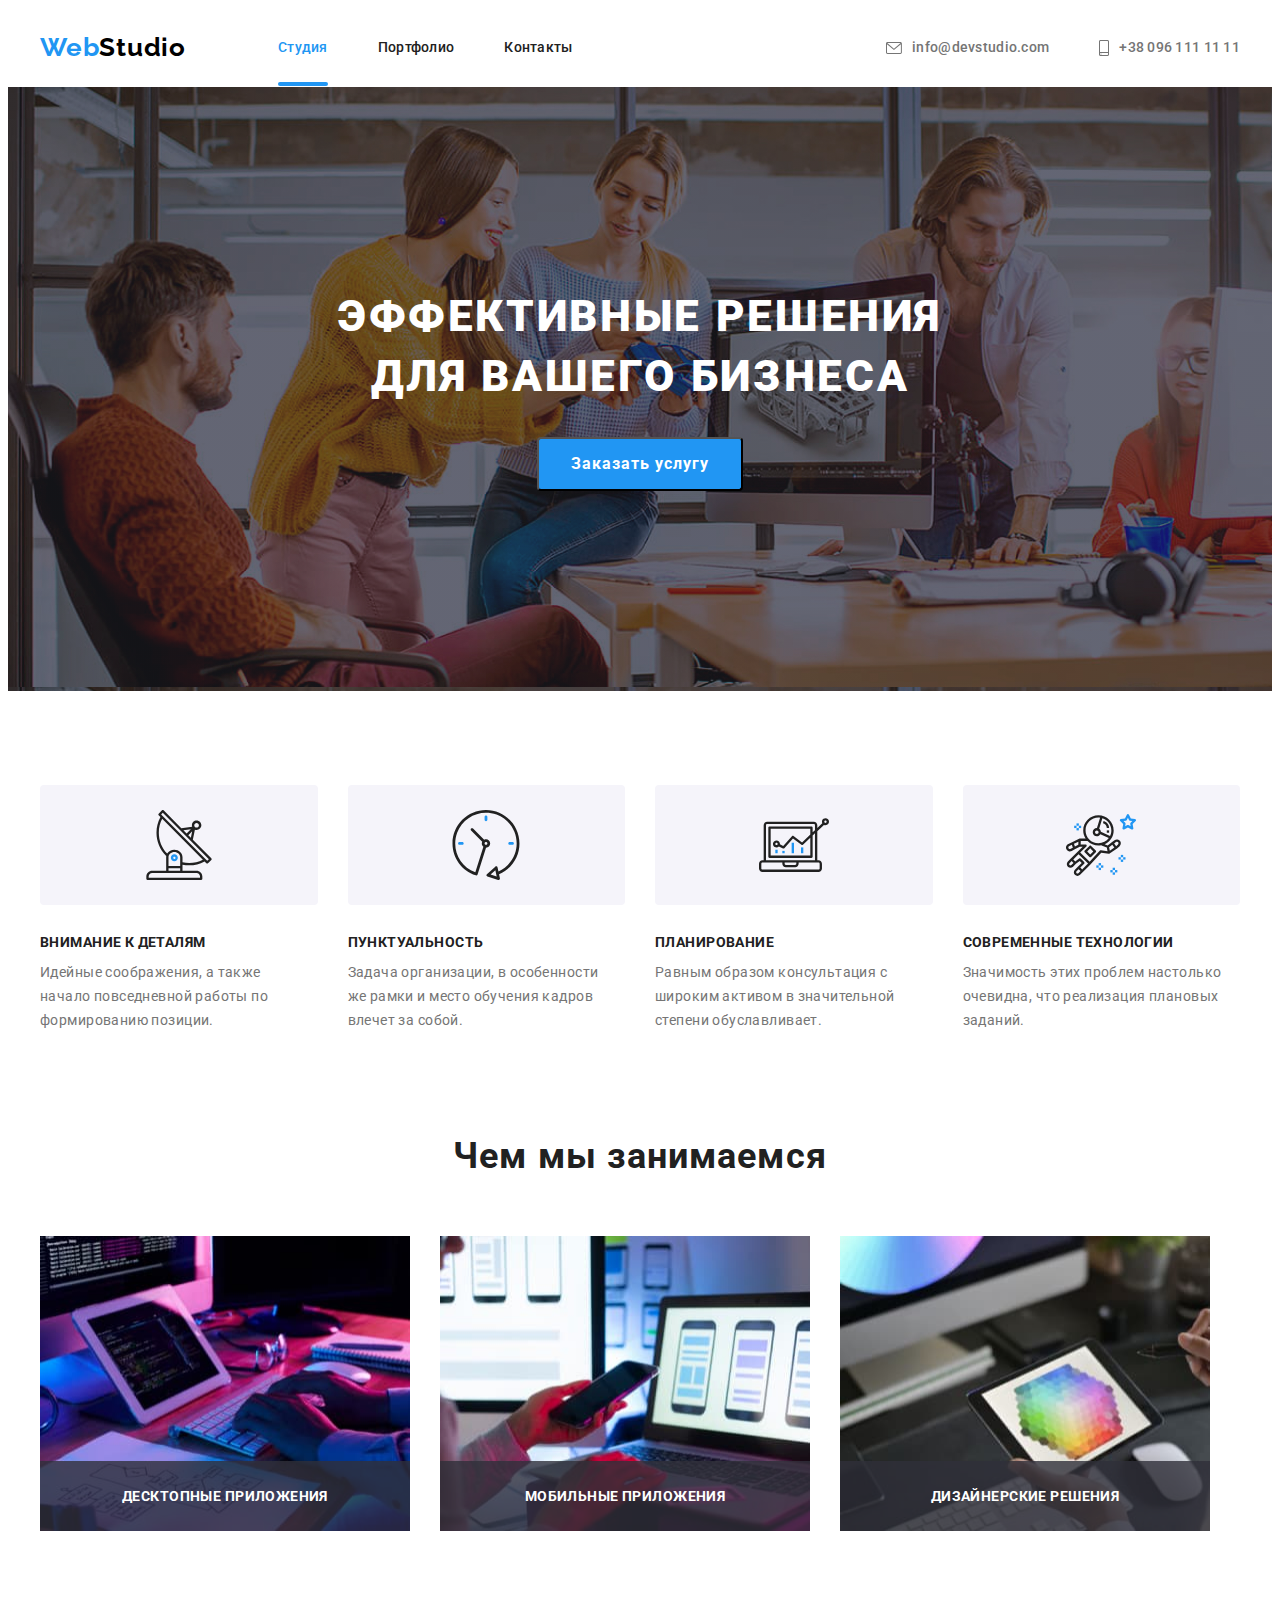
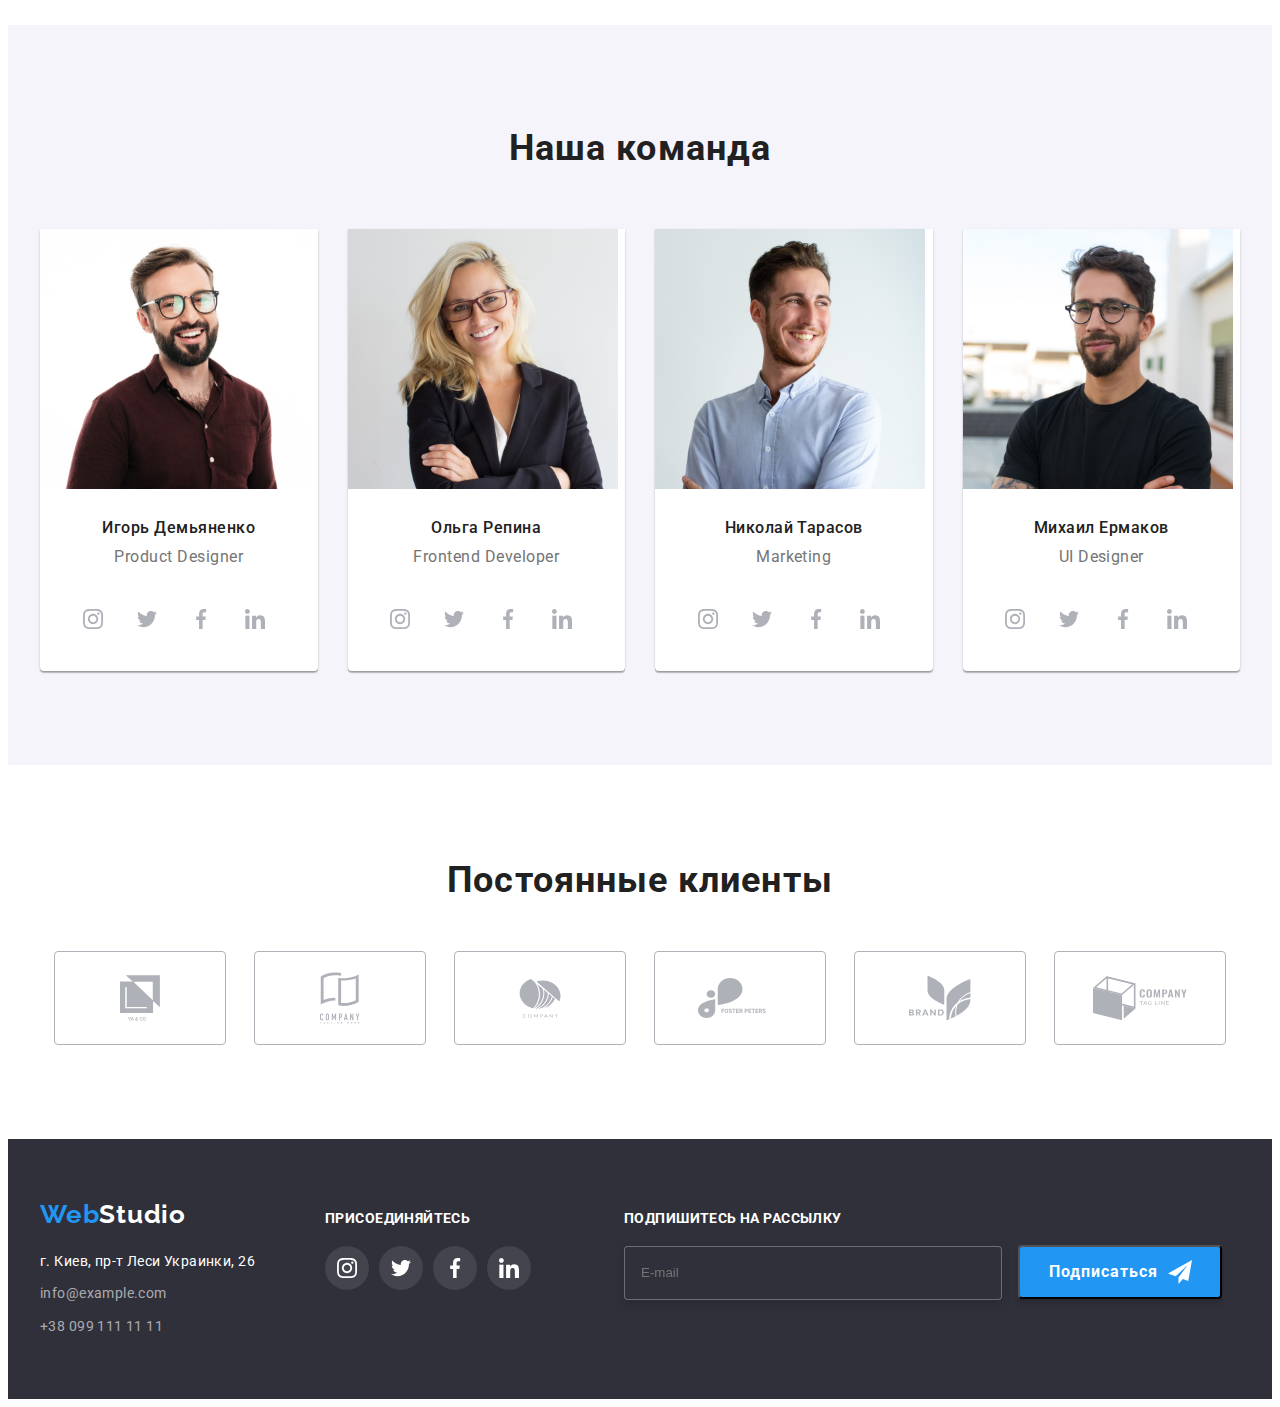
<file: index.html>
<!DOCTYPE html>
<html lang="ru">
  <head>
    <meta charset="UTF-8" />
    <meta http-equiv="X-UA-Compatible" content="IE=edge" />
    <meta name="viewport" content="width=device-width, initial-scale=1.0" />
    <link rel="stylesheet" href="./css/styles.css" />
    <link rel="preconnect" href="https://fonts.gstatic.com" />
    <link rel="preconnect" href="https://fonts.gstatic.com" />
    <link
      href="https://fonts.googleapis.com/css2?family=Raleway:wght@700&family=Roboto:wght@400;500;700;900&display=swap"
      rel="stylesheet"
    />
    <link
      rel="stylesheet"
      href="https://cdnjs.cloudflare.com/ajax/libs/modern-normalize/1.1.0/modern-normalize.min.css"
      integrity="sha512-wpPYUAdjBVSE4KJnH1VR1HeZfpl1ub8YT/NKx4PuQ5NmX2tKuGu6U/JRp5y+Y8XG2tV+wKQpNHVUX03MfMFn9Q=="
      crossorigin="anonymous"
      referrerpolicy="no-referrer"
    />
    <title>Главная</title>
  </head>
  <body>
    <header class="header">
      <div class="container header-container">
        <nav class="header-nav">
          <a href="#" class="header-logo link-stylization"
            ><span class="logo-span">Web</span>Studio</a
          >
          <ul class="navigator-list-wrapper">
            <li class="navigator-list-item list-stylization">
              <a
                href="#"
                class="nav-item link-stylization current current-element"
                >Студия</a
              >
            </li>
            <li class="navigator-list-item list-stylization">
              <a href="./portfolio.html" class="nav-item link-stylization"
                >Портфолио</a
              >
            </li>
            <li class="navigator-list-item list-stylization">
              <a href="#" class="nav-item link-stylization">Контакты</a>
            </li>
          </ul>
        </nav>
        <!-- <div class="header-contacts"> -->
        <a
          href="mailto:info@devstudio.com"
          class="mail-link link-stylization"
          lang="en"
        >
          <svg class="svg-icon-mail" width="16" height="12">
            <use href="./images/sprite.svg#icon-envelope"></use>
          </svg>
          info@devstudio.com</a
        >
        <a href="tel:+380961111111" class="tel-link link-stylization">
          <svg class="svg-icon-smartphone" width="10" height="16">
            <use href="./images/sprite.svg#icon-smartphone"></use>
          </svg>
          +38 096 111 11 11</a
        >

        <!-- </div> -->
      </div>
    </header>

    <main class="main">
      <section class="main-section">
        <h1 class="main-title">
          Эффективные решения<br />
          для вашего бизнеса
        </h1>
        <button type="button" data-modal-open>Заказать услугу</button>
      </section>
      <section class="values-section section-padding">
        <div class="container">
          <ul class="values-list-wrapper">
            <li class="value-list list-stylization">
              <div class="main-svg-wrapper">
                <svg class="main-svg-item" width="70" height="70">
                  <use href="./images/sprite.svg#icon-antenna"></use>
                </svg>
              </div>
              <h3>Внимание к деталям</h3>
              <p>
                Идейные соображения, а также<br />
                начало повседневной работы по<br />
                формированию позиции.
              </p>
            </li>
            <li class="value-list list-stylization">
              <div class="main-svg-wrapper">
                <svg class="main-svg-item" width="70" height="70">
                  <use href="./images/sprite.svg#icon-clock"></use>
                </svg>
              </div>
              <h3>Пунктуальность</h3>
              <p>
                Задача организации, в особенности<br />
                же рамки и место обучения кадров<br />
                влечет за собой.
              </p>
            </li>
            <li class="value-list list-stylization">
              <div class="main-svg-wrapper">
                <svg class="main-svg-item" width="70" height="70">
                  <use href="./images/sprite.svg#icon-diagram"></use>
                </svg>
              </div>
              <h3>Планирование</h3>
              <p>
                Равным образом консультация с<br />
                широким активом в значительной<br />
                степени обуславливает.
              </p>
            </li>
            <li class="value-list list-stylization">
              <div class="main-svg-wrapper">
                <svg class="main-svg-item" width="70" height="70">
                  <use href="./images/sprite.svg#icon-astronaut"></use>
                </svg>
              </div>
              <h3>Современные технологии</h3>
              <p>
                Значимость этих проблем настолько<br />
                очевидна, что реализация плановых<br />
                заданий.
              </p>
            </li>
          </ul>
        </div>
      </section>
      <section class="what-we-do-section section-padding-middle">
        <div class="container">
          <h2 class="what-we-do-title suptitle">Чем мы занимаемся</h2>
          <div class="what-we-do-images">
            <ul class="what-we-do-list-wrapper">
              <li class="what-we-do-list-item list-stylization">
                <div class="what-we-do-image-wrapper">
                  <img
                    src="./images/img.jpg"
                    alt="Дизайн"
                    width="370"
                    height="295"
                    class="what-we-do-img-item"
                  />
                  <p class="what-we-do-image-data">Десктопные приложения</p>
                </div>
              </li>
              <li class="what-we-do-list-item list-stylization">
                <div class="what-we-do-image-wrapper">
                  <img
                    src="./images/img1.jpg"
                    alt="Дизайн"
                    width="370"
                    height="295"
                    class="what-we-do-img-item"
                  />
                  <p class="what-we-do-image-data">Мобильные приложения</p>
                </div>
              </li>
              <li class="what-we-do-list-item list-stylization">
                <div class="what-we-do-image-wrapper">
                  <img
                    src="./images/img2.jpg"
                    alt="Дизайн"
                    width="370"
                    height="295"
                    class="what-we-do-img-item"
                  />
                  <p class="what-we-do-image-data">Дизайнерские решения</p>
                </div>
              </li>
            </ul>
          </div>
        </div>
      </section>
      <section class="team-section section-padding">
        <div class="container">
          <h2 class="our-team-title suptitle">Наша команда</h2>
          <div class="team-images">
            <ul class="team-images-list-wrapper">
              <li class="team-image-list list-stylization">
                <img
                  src="./images/img3.jpg"
                  alt="Промышленный дизайнер"
                  width="270"
                  height="260"
                  class="team-image-item"
                />
                <div class="card-data">
                  <h3 class="card-text-suptitle">Игорь Демьяненко</h3>
                  <p lang="en" class="card-text">Product Designer</p>
                </div>
                <div class="card-data-svg-icons-wrapper">
                  <ul class="team-section-svg-icons-list-wrapper">
                    <li
                      class="team-section-svg-icon-list-item list-stylization"
                    >
                      <a href="#" class="team-section-svg-icon-link">
                        <svg
                          class="team-section-svg-item-icon"
                          width="20px"
                          height="20px"
                        >
                          <use href="./images/sprite.svg#icon-instagram"></use>
                        </svg>
                      </a>
                    </li>
                    <li
                      class="team-section-svg-icon-list-item list-stylization"
                    >
                      <a href="#" class="team-section-svg-icon-link">
                        <svg
                          class="team-section-svg-item-icon"
                          width="20px"
                          height="20px"
                        >
                          <use href="./images/sprite.svg#icon-twitter"></use>
                        </svg>
                      </a>
                    </li>
                    <li
                      class="team-section-svg-icon-list-item list-stylization"
                    >
                      <a href="#" class="team-section-svg-icon-link">
                        <svg
                          class="team-section-svg-item-icon"
                          width="20px"
                          height="20px"
                        >
                          <use href="./images/sprite.svg#icon-facebook"></use>
                        </svg>
                      </a>
                    </li>
                    <li
                      class="team-section-svg-icon-list-item list-stylization"
                    >
                      <a href="#" class="team-section-svg-icon-link">
                        <svg
                          class="team-section-svg-item-icon"
                          width="20px"
                          height="20px"
                        >
                          <use href="./images/sprite.svg#icon-linkedin"></use>
                        </svg>
                      </a>
                    </li>
                  </ul>
                </div>
              </li>

              <li class="team-image-list list-stylization">
                <img
                  src="./images/img4.jpg"
                  alt="Фронтенд разработчик"
                  width="270"
                  height="260"
                  class="team-image-item"
                />
                <div class="card-data">
                  <h3 class="card-text-suptitle">Ольга Репина</h3>
                  <p lang="en" class="card-text">Frontend Developer</p>
                </div>
                <div class="card-data-svg-icons-wrapper">
                  <ul class="team-section-svg-icons-list-wrapper">
                    <li
                      class="team-section-svg-icon-list-item list-stylization"
                    >
                      <a href="#" class="team-section-svg-icon-link">
                        <svg
                          class="team-section-svg-item-icon"
                          width="20px"
                          height="20px"
                        >
                          <use href="./images/sprite.svg#icon-instagram"></use>
                        </svg>
                      </a>
                    </li>
                    <li
                      class="team-section-svg-icon-list-item list-stylization"
                    >
                      <a href="#" class="team-section-svg-icon-link">
                        <svg
                          class="team-section-svg-item-icon"
                          width="20px"
                          height="20px"
                        >
                          <use href="./images/sprite.svg#icon-twitter"></use>
                        </svg>
                      </a>
                    </li>
                    <li
                      class="team-section-svg-icon-list-item list-stylization"
                    >
                      <a href="#" class="team-section-svg-icon-link">
                        <svg
                          class="team-section-svg-item-icon"
                          width="20px"
                          height="20px"
                        >
                          <use href="./images/sprite.svg#icon-facebook"></use>
                        </svg>
                      </a>
                    </li>
                    <li
                      class="team-section-svg-icon-list-item list-stylization"
                    >
                      <a href="#" class="team-section-svg-icon-link">
                        <svg
                          class="team-section-svg-item-icon"
                          width="20px"
                          height="20px"
                        >
                          <use href="./images/sprite.svg#icon-linkedin"></use>
                        </svg>
                      </a>
                    </li>
                  </ul>
                </div>
              </li>

              <li class="team-image-list list-stylization">
                <img
                  src="./images/img5.jpg"
                  alt="Маркетолог"
                  width="270"
                  height="260"
                  class="team-image-item"
                />
                <div class="card-data">
                  <h3 class="card-text-suptitle">Николай Тарасов</h3>
                  <p lang="en" class="card-text">Marketing</p>
                </div>
                <div class="card-data-svg-icons-wrapper">
                  <ul class="team-section-svg-icons-list-wrapper">
                    <li
                      class="team-section-svg-icon-list-item list-stylization"
                    >
                      <a href="#" class="team-section-svg-icon-link">
                        <svg
                          class="team-section-svg-item-icon"
                          width="20px"
                          height="20px"
                        >
                          <use href="./images/sprite.svg#icon-instagram"></use>
                        </svg>
                      </a>
                    </li>
                    <li
                      class="team-section-svg-icon-list-item list-stylization"
                    >
                      <a href="#" class="team-section-svg-icon-link">
                        <svg
                          class="team-section-svg-item-icon"
                          width="20px"
                          height="20px"
                        >
                          <use href="./images/sprite.svg#icon-twitter"></use>
                        </svg>
                      </a>
                    </li>
                    <li
                      class="team-section-svg-icon-list-item list-stylization"
                    >
                      <a href="#" class="team-section-svg-icon-link">
                        <svg
                          class="team-section-svg-item-icon"
                          width="20px"
                          height="20px"
                        >
                          <use href="./images/sprite.svg#icon-facebook"></use>
                        </svg>
                      </a>
                    </li>
                    <li
                      class="team-section-svg-icon-list-item list-stylization"
                    >
                      <a href="#" class="team-section-svg-icon-link">
                        <svg
                          class="team-section-svg-item-icon"
                          width="20px"
                          height="20px"
                        >
                          <use href="./images/sprite.svg#icon-linkedin"></use>
                        </svg>
                      </a>
                    </li>
                  </ul>
                </div>
              </li>
              <li class="team-image-list list-stylization">
                <img
                  src="./images/img6.jpg"
                  alt="UI дизайнер"
                  width="270"
                  height="260"
                  class="team-image-item"
                />
                <div class="card-data">
                  <h3 class="card-text-suptitle">Михаил Ермаков</h3>
                  <p lang="en" class="card-text">UI Designer</p>
                </div>
                <div class="card-data-svg-icons-wrapper">
                  <ul class="team-section-svg-icons-list-wrapper">
                    <li
                      class="team-section-svg-icon-list-item list-stylization"
                    >
                      <a href="#" class="team-section-svg-icon-link">
                        <svg
                          class="team-section-svg-item-icon"
                          width="20px"
                          height="20px"
                        >
                          <use href="./images/sprite.svg#icon-instagram"></use>
                        </svg>
                      </a>
                    </li>
                    <li
                      class="team-section-svg-icon-list-item list-stylization"
                    >
                      <a href="#" class="team-section-svg-icon-link">
                        <svg
                          class="team-section-svg-item-icon"
                          width="20px"
                          height="20px"
                        >
                          <use href="./images/sprite.svg#icon-twitter"></use>
                        </svg>
                      </a>
                    </li>
                    <li
                      class="team-section-svg-icon-list-item list-stylization"
                    >
                      <a href="#" class="team-section-svg-icon-link">
                        <svg
                          class="team-section-svg-item-icon"
                          width="20px"
                          height="20px"
                        >
                          <use href="./images/sprite.svg#icon-facebook"></use>
                        </svg>
                      </a>
                    </li>
                    <li
                      class="team-section-svg-icon-list-item list-stylization"
                    >
                      <a href="#" class="team-section-svg-icon-link">
                        <svg
                          class="team-section-svg-item-icon"
                          width="20px"
                          height="20px"
                        >
                          <use href="./images/sprite.svg#icon-linkedin"></use>
                        </svg>
                      </a>
                    </li>
                  </ul>
                </div>
              </li>
            </ul>
          </div>
        </div>
      </section>

      <section class="our-clients section-padding">
        <div class="container">
          <h3 class="our-clients-title">Постоянные клиенты</h3>
          <ul class="our-clients-list-wrapper list-stylization">
            <li class="our-clients-list-item">
              <a href="" class="svg-company-icon-link">
                <svg class="company-icon" width="40" heigth="46">
                  <use href="./images/sprite.svg#icon-company-1"></use>
                </svg>
              </a>
            </li>
            <li class="our-clients-list-item">
              <a href="" class="svg-company-icon-link">
                <svg class="company-icon" width="40" heigth="52">
                  <use href="./images/sprite.svg#icon-company-2"></use>
                </svg>
              </a>
            </li>
            <li class="our-clients-list-item">
              <a href="" class="svg-company-icon-link">
                <svg class="company-icon" width="42" heigth="40">
                  <use href="./images/sprite.svg#icon-company-3"></use>
                </svg>
              </a>
            </li>
            <li class="our-clients-list-item">
              <a href="" class="svg-company-icon-link">
                <svg class="company-icon" width="84" heigth="40">
                  <use href="./images/sprite.svg#icon-company-4"></use>
                </svg>
              </a>
            </li>
            <li class="our-clients-list-item">
              <a href="" class="svg-company-icon-link">
                <svg class="company-icon" width="62" heigth="44">
                  <use href="./images/sprite.svg#icon-company-5"></use>
                </svg>
              </a>
            </li>
            <li class="our-clients-list-item">
              <a href="" class="svg-company-icon-link">
                <svg class="company-icon" width="94" heigth="44">
                  <use href="./images/sprite.svg#icon-company-6"></use>
                </svg>
              </a>
            </li>
          </ul>
        </div>
      </section>
    </main>
    <footer class="footer">
      <div class="container footer-container">
        <div class="wrapper">
          <a href="#" class="footer-logo link-stylization"
            ><span class="logo-span">Web</span>Studio</a
          >
          <address class="footer-address">
            <p>г. Киев, пр-т Леси Украинки, 26</p>
            <ul class="footer-contacts-list-wrapper">
              <li class="footer-contact-list-item list-stylization">
                <a
                  href="mailto:info@example.com"
                  class="footer-contact-link link-stylization"
                  lang="en"
                  >info@example.com</a
                >
              </li>
              <li class="footer-contact-list-item list-stylization">
                <a
                  href="tel:+380991111111"
                  class="footer-contact-link link-stylization"
                  >+38 099 111 11 11</a
                >
              </li>
            </ul>
          </address>
        </div>
        <div class="footer-join-section">
          <p class="join-section-title">присоединяйтесь</p>
          <ul class="social-list list-stylization">
            <li class="social-item">
              <a href="" class="social-link social-link-white">
                <svg class="social-icon" width="20px" height="20px">
                  <use href="./images/sprite.svg#icon-instagram"></use>
                </svg>
              </a>
            </li>
            <li class="social-item">
              <a href="" class="social-link social-link-white">
                <svg class="social-icon" width="20" height="20">
                  <use href="./images/sprite.svg#icon-twitter"></use>
                </svg>
              </a>
            </li>
            <li class="social-item">
              <a href="" class="social-link social-link-white">
                <svg class="social-icon" width="20" height="20">
                  <use href="./images/sprite.svg#icon-facebook"></use>
                </svg>
              </a>
            </li>
            <li class="social-item">
              <a href="" class="social-link social-link-white">
                <svg class="social-icon" width="20" height="20">
                  <use href="./images/sprite.svg#icon-linkedin"></use>
                </svg>
              </a>
            </li>
          </ul>
        </div>
        <div class="footer-mailing-section">
          <p class="footer-mailing-title">Подпишитесь на рассылку</p>
          <form action="" method="get">
            <input
              type="email"
              name="user-email"
              placeholder="E-mail"
              class="footer-mailing-input"
              required
            />

            <button type="submit" class="form-mailing-button">
              Подписаться
              <svg class="button-svg-icon" width="24" height="24">
                <use href="./images/sprite.svg#icon-send"></use>
              </svg>
            </button>
          </form>
        </div>
      </div>
    </footer>

    <!-- Modal -->

    <div class="backdrop is-hidden" data-modal>
      <div class="modal">
        <form action="#" method="get" class="modal-form">
          <p class="form-suptitle-text">
            Оставьте свои данные, мы вам перезвоним
          </p>
          <label for="" class="modal-form-label">
            Имя
            <div class="modal-form-input-wrapper">
              <input
                class="modal-form-input"
                type="text"
                name="user-name"
                id=""
                required
                minlength="2"
                pattern="[A-Za-zА-Яа-яЁё]+"
                title="Имя должно содержать только буквы."
              />
              <svg class="modal-form-icon" width="12" height="12">
                <use href="./images/sprite.svg#icon-user"></use>
              </svg>
            </div>
          </label>

          <label for="" class="modal-form-label">
            Телефон
            <div class="modal-form-input-wrapper">
              <input
                class="modal-form-input"
                type="tel"
                name="user-tel"
                id=""
                required
                pattern="[0-9]{3}-[0-9]{3}-[0-9]{2}-[0-9]{2}"
                title="096-000-00-00"
              />
              <svg class="modal-form-icon" width="13" height="13">
                <use href="./images/sprite.svg#icon-telephone"></use>
              </svg>
            </div>
          </label>

          <label for="" class="modal-form-label">
            Почта
            <div class="modal-form-input-wrapper">
              <input
                class="modal-form-input"
                type="email"
                name="user-email"
                id=""
                required
              />
              <svg class="modal-form-icon" width="15" height="12">
                <use href="./images/sprite.svg#icon-email"></use>
              </svg>
            </div>
          </label>

          <label for="" class="modal-form-label">
            Комментарий
            <textarea
              name="comments"
              class="modal-form-comments"
              placeholder="Введите текст"
            ></textarea>
          </label>
          <div class="access-policy-wrapper">
            <input
              type="checkbox"
              name="modal-checkbox"
              id="access-policy"
              class="modal-checkbox visually-hidden"
            />

            <label for="access-policy" class="modal-form-label-checkbox"
              >Соглашаюсь с рассылкой и принимаю
              <a href="#" class="modal-form-checkbox-link"
                >Условия договора</a
              ></label
            >
          </div>
          <button type="submit" class="form-modal-button">Отправить</button>
        </form>
        <button type="button" class="close-modal-button" data-modal-close>
          <svg class="modal-close-icon" width="11" height="11">
            <use href="./images/sprite.svg#icon-close"></use>
          </svg>
        </button>
      </div>
    </div>

    <script src="./modal.js"></script>
  </body>
</html>
</file>
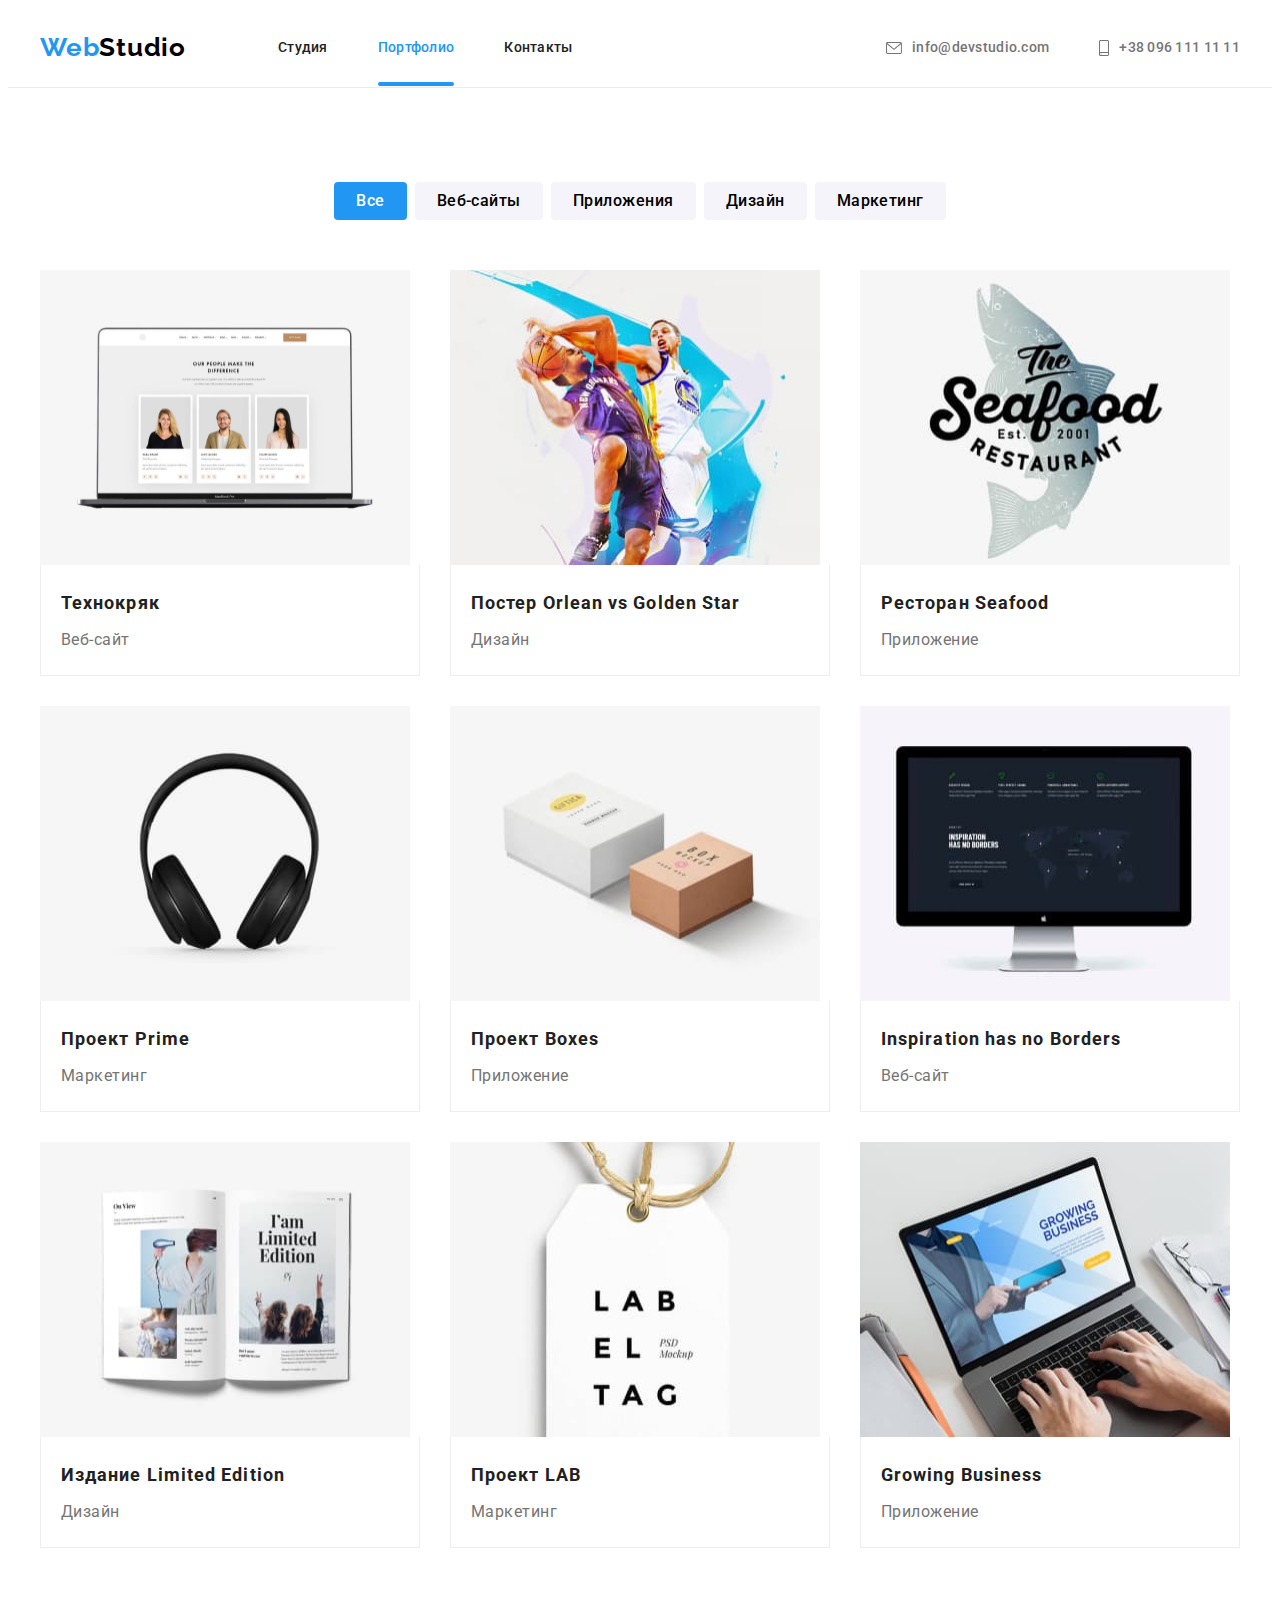
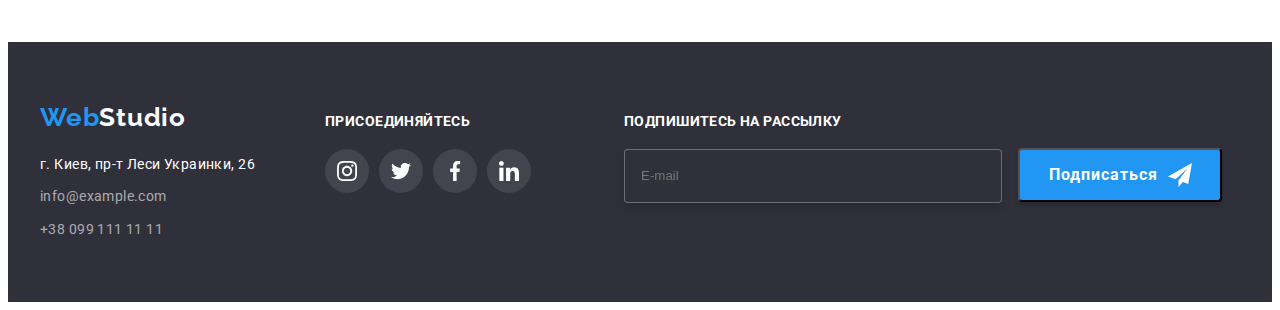
<file: portfolio.html>
<!DOCTYPE html>
<html lang="ru">
  <head>
    <meta charset="UTF-8" />
    <meta http-equiv="X-UA-Compatible" content="IE=edge" />
    <meta name="viewport" content="width=device-width, initial-scale=1.0" />
    <link rel="stylesheet" href="./css/styles.css" />
    <link
      href="https://fonts.googleapis.com/css2?family=Raleway:wght@700&family=Roboto:wght@400;500;700;900&display=swap"
      rel="stylesheet"
    />
    <link
      rel="stylesheet"
      href="https://cdnjs.cloudflare.com/ajax/libs/modern-normalize/1.1.0/modern-normalize.min.css"
      integrity="sha512-wpPYUAdjBVSE4KJnH1VR1HeZfpl1ub8YT/NKx4PuQ5NmX2tKuGu6U/JRp5y+Y8XG2tV+wKQpNHVUX03MfMFn9Q=="
      crossorigin="anonymous"
      referrerpolicy="no-referrer"
    />
    <title>Портфолио</title>
  </head>
  <body>
    <header class="header portfolio-header">
      <div class="container header-container">
        <nav class="header-nav">
          <a href="#" class="header-logo link-stylization"
            ><span class="logo-span">Web</span>Studio</a
          >
          <ul class="navigator-list-wrapper">
            <li class="navigator-list-item list-stylization">
              <a href="./index.html" class="nav-item link-stylization"
                >Студия</a
              >
            </li>
            <li class="navigator-list-item list-stylization">
              <a
                href="./portfolio.html"
                class="nav-item link-stylization current current-element"
                >Портфолио</a
              >
            </li>
            <li class="navigator-list-item list-stylization">
              <a href="#" class="nav-item link-stylization">Контакты</a>
            </li>
          </ul>
        </nav>
        <!-- <div class="header-contacts"> -->
        <a
          href="mailto:info@devstudio.com"
          class="mail-link link-stylization"
          lang="en"
        >
          <svg class="svg-icon-mail" width="16" height="12">
            <use href="./images/sprite.svg#icon-envelope"></use>
          </svg>
          info@devstudio.com</a
        >
        <a href="tel:+380961111111" class="tel-link link-stylization">
          <svg class="svg-icon-smartphone" width="10" height="16">
            <use href="./images/sprite.svg#icon-smartphone"></use>
          </svg>
          +38 096 111 11 11</a
        >

        <!-- </div> -->
      </div>
    </header>

    <main class="main-portfolio">
      <section class="main-section-portfolio">
        <div class="container">
          <ul class="buttons-list-wrapper">
            <li class="button-list-item list-stylization">
              <button type="button" class="current">Все</button>
            </li>
            <li class="button-list-item list-stylization">
              <button type="button">Веб-сайты</button>
            </li>
            <li class="button-list-item list-stylization">
              <button type="button">Приложения</button>
            </li>
            <li class="button-list-item list-stylization">
              <button type="button">Дизайн</button>
            </li>
            <li class="button-list-item list-stylization">
              <button type="button">Маркетинг</button>
            </li>
          </ul>
          <ul class="projects-list-wrapper">
            <li class="project-list-item list-stylization">
              <a href="" class="link-card-projects-wrapper link-stylization">
                <div class="projects-list-img-wrapper">
                <img
                  src="./images/portfolio.jpg"
                  alt="Веб-сайт"
                  width="370"
                  height="295"
                />
                <p class="overlay">
                  Технокряк это современная площадка распространения коронавируса. Компании используют эту платформу для цифрового шпионажа и атак на защищённые сервера конкурентов.
                </p>
</div>
                <div class="card-data-portfolio">
                  <h3 class="card-text-suptitle-portfolio">Технокряк</h3>
                  <p class="card-text-portfolio">Веб-сайт</p>
                </div>
              </a>
            </li>

            <li class="project-list-item list-stylization">
              <a href="" class="link-card-projects-wrapper link-stylization">
                <div class="projects-list-img-wrapper">
                
                <img
                  src="./images/portfolio1.jpg"
                  alt="Постер New Orlean vs Golden Star"
                  width="370"
                  height="295"
                />
                <p class="overlay">Lorem ipsum dolor sit amet consectetur adipisicing elit. Libero nihil sequi laborum ad consequatur ratione, autem commodi quasi voluptates accusamus.</p>
                </div>
                <div class="card-data-portfolio">
                  <h3 class="card-text-suptitle-portfolio">
                    Постер
                    <span class="lang-span-en" lang="en">
                      Orlean vs Golden Star</span
                    >
                  </h3>
                  <p class="card-text-portfolio">Дизайн</p>
                </div>
              </a>
            </li>
            <li class="project-list-item list-stylization">
              <a href="" class="link-card-projects-wrapper link-stylization">
                <div class="projects-list-img-wrapper">
                <img
                  src="./images/portfolio2.jpg"
                  alt="Обложка ресторана"
                  width="370"
                  height="295"
                />
                <p class="overlay">Lorem ipsum dolor sit amet consectetur adipisicing elit. Libero nihil sequi laborum ad consequatur ratione, autem commodi quasi voluptates accusamus.</p>
                </div>
                <div class="card-data-portfolio">
                  <h3 class="card-text-suptitle-portfolio">
                    Ресторан
                    <span class="lang-span-en" lang="en">Seafood</span>
                  </h3>
                  <p class="card-text-portfolio">Приложение</p>
                </div>
              </a>
            </li>

            <li class="project-list-item list-stylization">
              <a href="" class="link-card-projects-wrapper link-stylization">
                <div class="projects-list-img-wrapper">
                <img
                  src="./images/portfolio3.jpg"
                  alt="Наушники"
                  width="370"
                  height="295"
                />
                <p class="overlay">Lorem ipsum dolor sit amet consectetur adipisicing elit. Libero nihil sequi laborum ad consequatur ratione, autem commodi quasi voluptates accusamus.</p>
                </div>
                <div class="card-data-portfolio">
                  <h3 class="card-text-suptitle-portfolio">
                    Проект <span class="lang-span-en" lang="en">Prime</span>
                  </h3>
                  <p class="card-text-portfolio">Маркетинг</p>
                </div>
              </a>
            </li>
            <li class="project-list-item list-stylization">
              <a href="" class="link-card-projects-wrapper link-stylization">
                <div class="projects-list-img-wrapper">
                <img
                  src="./images/portfolio4.jpg"
                  alt="Коробки"
                  width="370"
                  height="295"
                />
                <p class="overlay">Lorem ipsum dolor sit amet consectetur adipisicing elit. Libero nihil sequi laborum ad consequatur ratione, autem commodi quasi voluptates accusamus.</p>
                </div>
                <div class="card-data-portfolio">
                  <h3 class="card-text-suptitle-portfolio">
                    Проект <span class="lang-span-en" lang="en">Boxes</span>
                  </h3>
                  <p class="card-text-portfolio">Приложение</p>
                </div>
              </a>
            </li>
            <li class="project-list-item list-stylization">
              <a href="" class="link-card-projects-wrapper link-stylization">
                <div class="projects-list-img-wrapper">
                <img
                  src="./images/portfolio5.jpg"
                  alt="Веб-сайт"
                  width="370"
                  height="295"
                />
                <p class="overlay">Lorem ipsum dolor sit amet consectetur adipisicing elit. Libero nihil sequi laborum ad consequatur ratione, autem commodi quasi voluptates accusamus.</p>
                </div>
                <div class="card-data-portfolio">
                  <h3 lang="en" class="card-text-suptitle-portfolio">
                    Inspiration has no Borders
                  </h3>
                  <p class="card-text-portfolio">Веб-сайт</p>
                </div>
              </a>
            </li>
            <li class="project-list-item list-stylization">
              <a href="" class="link-card-projects-wrapper link-stylization">
                <div class="projects-list-img-wrapper">
                <img
                  src="./images/portfolio6.jpg"
                  alt="Журнал с дизайном"
                  width="370"
                  height="295"
                />
                <p class="overlay">Lorem ipsum dolor sit amet consectetur adipisicing elit. Libero nihil sequi laborum ad consequatur ratione, autem commodi quasi voluptates accusamus.</p>
                </div>
                <div class="card-data-portfolio">
                  <h3 class="card-text-suptitle-portfolio">
                    Издание
                    <span class="lang-span-en" lang="en">Limited Edition</span>
                  </h3>
                  <p class="card-text-portfolio">Дизайн</p>
                </div>
              </a>
            </li>

            <li class="project-list-item list-stylization">
              <a href="" class="link-card-projects-wrapper link-stylization">
                <div class="projects-list-img-wrapper">
                <img
                  src="./images/portfolio7.jpg"
                  alt="Этикетка с тэгом"
                  width="370"
                  height="295"
                />
                <p class="overlay">Lorem ipsum dolor sit amet consectetur adipisicing elit. Libero nihil sequi laborum ad consequatur ratione, autem commodi quasi voluptates accusamus.</p>
                </div>
                <div class="card-data-portfolio">
                  <h3 class="card-text-suptitle-portfolio">
                    Проект <span class="lang-span-en" lang="en">LAB</span>
                  </h3>
                  <p class="card-text-portfolio">Маркетинг</p>
                </div>
              </a>
            </li>
            <li class="project-list-item list-stylization">
              <a href="" class="link-card-projects-wrapper link-stylization">
                <div class="projects-list-img-wrapper">
                <img
                  src="./images/portfolio8.jpg"
                  alt="Ноутбук с приложением"
                  width="370"
                  height="295"
                />

                <p class="overlay">Lorem ipsum dolor sit amet consectetur adipisicing elit. Libero nihil sequi laborum ad consequatur ratione, autem commodi quasi voluptates accusamus.</p>
                </div>
                <div class="card-data-portfolio">
                  <h3 lang="en" class="card-text-suptitle-portfolio">
                    Growing Business
                  </h3>
                  <p class="card-text-portfolio">Приложение</p>
                </div>
              </a>
            </li>
          </ul>
        </div>
      </section>
    </main>
    <footer class="footer">
      <div class="container footer-container">
        <div class="wrapper">
          <a href="#" class="footer-logo link-stylization"
            ><span class="logo-span">Web</span>Studio</a
          >
          <address class="footer-address">
            <p>г. Киев, пр-т Леси Украинки, 26</p>
            <ul class="footer-contacts-list-wrapper">
              <li class="footer-contact-list-item list-stylization">
                <a
                  href="mailto:info@example.com"
                  class="footer-contact-link link-stylization"
                  lang="en"
                  >info@example.com</a
                >
              </li>
              <li class="footer-contact-list-item list-stylization">
                <a
                  href="tel:+380991111111"
                  class="footer-contact-link link-stylization"
                  >+38 099 111 11 11</a
                >
              </li>
            </ul>
          </address>
        </div>
        <div class="footer-join-section">
          <h3 class="join-section-title">присоединяйтесь</h3>
          <ul class="social-list list-stylization">
            <li class="social-item">
              <a href="" class="social-link social-link-white">
                <svg class="social-icon" width="20px" height="20px">
                  <use href="./images/sprite.svg#icon-instagram"></use>
                </svg>
              </a>
            </li>
            <li class="social-item">
              <a href="" class="social-link social-link-white">
                <svg class="social-icon" width="20px" height="20px">
                  <use href="./images/sprite.svg#icon-twitter"></use>
                </svg>
              </a>
            </li>
            <li class="social-item">
              <a href="" class="social-link social-link-white">
                <svg class="social-icon" width="20px" height="20px">
                  <use href="./images/sprite.svg#icon-facebook"></use>
                </svg>
              </a>
            </li>
            <li class="social-item">
              <a href="" class="social-link social-link-white">
                <svg class="social-icon" width="20px" height="20px">
                  <use href="./images/sprite.svg#icon-linkedin"></use>
                </svg>
              </a>
            </li>
          </ul>
        </div>
        <div class="footer-mailing-section">
          <p class="footer-mailing-title">Подпишитесь на рассылку</p>
          <form action="" method="get">
            <input
              type="email"
              name="user-email"
              placeholder="E-mail"
              class="footer-mailing-input"
            />

            <button type="submit" class="form-mailing-button">
              Подписаться
              <svg class="button-svg-icon" width="24" height="24">
                <use href="./images/sprite.svg#icon-send"></use>
              </svg>
            </button>
          </form>
        </div>
      </div>
      </div>
    </footer>
  </body>
</html>
</file>
<file: css/styles.css>
/* = = = = = Others = = = = =*/

:root {
  --interactive-color: #2196f3;
  --description-color: #757575;
  --label-color: #212121;
  --main-font: "Roboto";
  --secondary-font: "Raleway";
  --secondary-main-color: #fff;
}

.visually-hidden {
  position: absolute !important;
  clip: rect(1px 1px 1px 1px);
  clip: rect(1px, 1px, 1px, 1px);
  padding: 0 !important;
  border: 0 !important;
  height: 1px !important;
  width: 1px !important;
  overflow: hidden;
}

h1,
h2,
h3,
h4,
h5,
h6,
p {
  margin-top: 0;
  margin-bottom: 0;
}

ul,
ol {
  margin-top: 0;
  margin-bottom: 0;
  padding-left: 0;
}

img {
  display: block;
}

.link-stylization {
  text-decoration: none;
}

.list-stylization {
  list-style-type: none;
}

.container {
  width: 1200px;
  padding-left: 15px;
  padding-right: 15px;
  margin: 0 auto;
}

.section-padding {
  padding-top: 94px;
  padding-bottom: 94px;
}

.section-padding-middle {
  padding-bottom: 94px;
}

.suptitle {
  margin-bottom: 50px;
}

/* .current-element::after{
  display: block;
  content: "";
  width: 100%;
  height: 4px;
  background: #2196F3;
  border-radius: 2px;
  position: absolute;
  bottom: -1;
  left: 0;
  pointer-events: none;
}




.current-element-portfolio::after{
  display: block;
  content: "";
  width: 78px;
  height: 4px;
  background: #2196F3;
  border-radius: 2px;
  position: absolute;
  bottom: 0;
  pointer-events: none;
} */

.current {
  position: relative;
}

.current-element::after {
  display: block;
  content: "";
  height: 4px;
  width: 100%;
  border-radius: 2px;
  position: absolute;
  background: #2196f3;
  bottom: 0;
}

/* = = = = = Header = = = = =*/

.header {
  padding-top: 24px;
  padding-bottom: 24px;
  /* position: relative; */
}

.header-container {
  display: flex;
  align-items: center;
}

.header-nav {
  align-items: center;
  display: flex;
}

.navigator-list-wrapper {
  display: flex;
  align-items: center;
}

.header-logo {
  font-family: var(--secondary-font), sans-serif;
  font-style: normal;
  font-weight: bold;
  font-size: 26px;
  line-height: 1.2;
  letter-spacing: 0.03em;
  color: #000;

  margin-right: 92px;
  /* padding-top: 31px;
  padding-bottom: 31px; */
}

.logo-span {
  color: #2196f3;
}

.navigator-list-item {
  font-family: var(--main-font), sans-serif;
  font-style: normal;
  font-weight: 500;
  font-size: 14px;
  line-height: 1.14;
  letter-spacing: 0.02em;
}

.navigator-list-item:not(:last-child) {
  margin-right: 50px;
}

.nav-item.current {
  color: var(--interactive-color);
}

.nav-item {
  color: var(--label-color);
  padding-top: 31px;
  padding-bottom: 31px;
  transition: color 250ms cubic-bezier(0.4, 0, 0.2, 1);
}

/* .header-contacts > a {
  font-family: var(--main-font), sans-serif;
  font-style: normal;
  font-weight: 500;
  font-size: 14px;
  line-height: 1.14;
  letter-spacing: 0.02em;

  color: var(--description-color);
} */

.tel-link {
  font-family: var(--main-font), sans-serif;
  font-style: normal;
  font-weight: 500;
  font-size: 14px;
  line-height: 1.14;
  letter-spacing: 0.02em;
  color: var(--description-color);

  display: flex;

  fill: #757575;
  transition: color 250ms cubic-bezier(0.4, 0, 0.2, 1);
}

.svg-icon-mail {
  /* align-self: center; */
  margin-right: 10px;
  align-self: center;
}
.svg-icon-smartphone {
  align-self: center;

  margin-right: 10px;
}

.mail-link {
  font-family: var(--main-font), sans-serif;
  font-style: normal;
  font-weight: 500;
  font-size: 14px;
  line-height: 1.14;
  letter-spacing: 0.02em;
  color: var(--description-color);

  display: flex;

  fill: #757575;

  margin-left: auto;
  margin-right: 50px;

  transition: color 250ms cubic-bezier(0.4, 0, 0.2, 1);
}

/* = = = = =  Hero section = = = = = */

.main-section {
  display: flex;
  background-color: #2f303a;
  flex-direction: column;
  padding-top: 200px;
  padding-bottom: 200px;
  background-image: radial-gradient(
      rgba(47, 48, 58, 0.4),
      rgba(47, 48, 58, 0.4)
    ),
    url("../images/header-background.jpg");
}

.main-title {
  font-family: var(--main-font), sans-serif;
  font-style: normal;
  font-weight: 900;
  font-size: 44px;
  line-height: 1.36;

  text-align: center;
  letter-spacing: 0.06em;
  text-transform: uppercase;
  color: var(--secondary-main-color);
}

.main-section > button {
  font-family: var(--main-font), sans-serif;
  font-style: normal;
  font-weight: bold;
  font-size: 16px;
  line-height: 1.87;
  text-align: center;
  letter-spacing: 0.06em;
  cursor: pointer;
  color: var(--secondary-main-color);
  background: var(--interactive-color);
  border-radius: 4px;
  /* width: 200px; */
  align-self: center;

  padding-left: 32px;
  padding-right: 32px;
  padding-top: 10px;
  padding-bottom: 10px;

  margin-top: 30px;
}

/*  = = = = = = VALUES SECTION = = = = = = */

.values-section {
  background: #ffffff;
}

.values-list-wrapper {
  display: flex;
  justify-content: center;
  margin-left: -30px;
  margin-top: -30px;
}

.value-list {
  margin-left: 30px;
  margin-top: 30px;
  flex-basis: calc((100% - 120px) / 4);
}

.values-list-wrapper h3 {
  font-family: var(--main-font), sans-serif;
  font-style: normal;
  font-weight: bold;
  font-size: 14px;
  line-height: 1.14;
  letter-spacing: 0.03em;
  text-transform: uppercase;
  color: var(--label-color);
  margin-bottom: 10px;
}

.values-list-wrapper p {
  font-family: var(--main-font), sans-serif;
  font-style: normal;
  font-weight: normal;
  font-size: 14px;
  line-height: 1.71;

  letter-spacing: 0.03em;

  color: var(--description-color);
}

/* = = = = = = = = = = = */

.main-svg-wrapper {
  display: flex;
  justify-content: center;
  height: 120px;
  align-items: center;
  margin-bottom: 30px;
  background-color: #f5f4fa;
  border-radius: 4px;
}

/* = = = = = = What We Do Section = = = = = = */

.what-we-do-section {
  background: #ffffff;
}

.what-we-do-list-wrapper {
  display: flex;
}
.what-we-do-list-wrapper > li:not(:last-child) {
  margin-right: 30px;
}

.what-we-do-list-wrapper > li {
  flex-basis: calc((100% - 90) / 3);
}

.what-we-do-image-wrapper {
  position: relative;
}

.what-we-do-image-data {
  position: absolute;
  bottom: 0;
  padding-top: 27px;
  padding-bottom: 27px;

  font-family: Roboto;
  font-style: normal;
  font-weight: bold;
  font-size: 14px;
  line-height: 16px;
  text-align: center;
  letter-spacing: 0.03em;
  text-transform: uppercase;

  color: #ffffff;

  width: 100%;
  background: rgba(47, 48, 58, 0.8);
}

.what-we-do-title {
  font-family: var(--main-font), sans-serif;
  font-style: normal;
  font-weight: bold;
  font-size: 36px;
  line-height: 1.66;
  text-align: center;
  letter-spacing: 0.03em;

  color: var(--label-color);
}

/*  = = = = = Team Section = = = = = */

.team-section {
  background-color: #f5f4fa;
}

.our-team-title {
  font-family: var(--main-font), sans-serif;
  font-style: normal;
  font-weight: bold;
  font-size: 36px;
  line-height: 1.66;
  text-align: center;
  letter-spacing: 0.03em;

  color: var(--label-color);
}

.team-images-list-wrapper {
  display: flex;
  margin-left: -30px;
  margin-top: -30px;
}

.team-image-list {
  flex-basis: calc((100% - 120px) / 4);
  margin-left: 30px;
  margin-top: 30px;
  background: #ffffff;

  box-shadow: 0px 1px 3px rgba(0, 0, 0, 0.12), 0px 1px 1px rgba(0, 0, 0, 0.14),
    0px 2px 1px rgba(0, 0, 0, 0.2);
  border-radius: 0px 0px 4px 4px;
}

.card-data {
  padding-top: 30px;
  padding-bottom: 30px;
}

.card-text-suptitle {
  font-family: var(--main-font), sans-serif;
  font-style: normal;
  font-weight: 500;
  font-size: 16px;
  line-height: 1.18;
  text-align: center;
  letter-spacing: 0.03em;

  color: var(--label-color);

  margin-bottom: 10px;
}

.card-text {
  font-family: var(--main-font), sans-serif;
  font-style: normal;
  font-weight: normal;
  font-size: 16px;
  line-height: 1.18;
  text-align: center;
  letter-spacing: 0.03em;

  color: var(--description-color);
}

.team-section-svg-icons-list-wrapper {
  display: flex;
  justify-content: center;
  align-content: center;
}

.team-section-svg-icon-link {
  display: flex;
  width: 44px;
  height: 44px;
  border-radius: 50%;
  background-color: #fff;
  /* background-color: #000; */
  align-items: center;
  justify-content: center;
  margin-right: 10px;
  margin-bottom: 30px;
  fill: #afb1b8;
  transition: background-color 250ms cubic-bezier(0.4, 0, 0.2, 1),
    color 250ms cubic-bezier(0.4, 0, 0.2, 1);
}

/* transitions */

/* OUR CLIENTS */

.our-clients-list-wrapper {
  display: flex;
  flex-wrap: wrap;
  justify-content: center;
  flex-basis: calc((100% - 90) / 3);
}

/* .client-link-icon {
  display: flex;
  align-items: center;
  justify-content: center;
  width: 170px;
  height: 92px;
  border: 1px solid #afb1b8;
  border-radius: 4px;
  transition: fill 250ms cubic-bezier(0.4, 0, 0.2, 1);
} */

.our-client-list-svg-icon:not(:last-child) {
  margin-right: 30px;
}

.svg-company-icon-link .client-section-title {
  font-family: var(--main-font), sans-serif;
  font-style: normal;
  font-weight: bold;
  font-size: 36px;
  line-height: 1.66;
  text-align: center;
  letter-spacing: 0.03em;

  color: var(--label-color);
}

/* = = = = = Footer = = = = = */

.footer {
  background: #f5f4fa;
  /* align-items: center; */
  padding-top: 60px;
  padding-bottom: 60px;
  display: flex;
  flex-direction: column;
  background-color: #2f303a;
}

.footer-logo {
  display: block;
  font-family: var(--secondary-font), sans-serif;
  font-style: normal;
  font-weight: bold;
  font-size: 26px;
  line-height: 1.2;
  letter-spacing: 0.03em;
  color: var(--secondary-main-color);
  margin-bottom: 20px;
}

.footer-address > p {
  font-family: var(--main-font), sans-serif;
  font-style: normal;
  font-weight: normal;
  font-size: 14px;
  line-height: 1.71;
  letter-spacing: 0.03em;
  color: var(--secondary-main-color);
  margin-bottom: 8px;
}

.footer-contact-list-item:not(:last-child) {
  margin-bottom: 9px;
}

.footer-contact-link {
  font-family: var(--main-font), sans-serif;
  font-style: normal;
  font-weight: normal;
  font-size: 14px;
  line-height: 1.71;
  letter-spacing: 0.03em;
  color: rgba(255, 255, 255, 0.6);
  transition: color 250ms cubic-bezier(0.4, 0, 0.2, 1);
}

/* = = = = = = = = = = = = */

.footer-container {
  display: flex;
  align-items: baseline;
}

.social-list {
  display: flex;
  margin-top: 20px;
  justify-content: center;
}

.join-section-title {
  font-family: Roboto;
  font-style: normal;
  font-weight: bold;
  font-size: 14px;
  line-height: 16px;
  letter-spacing: 0.03em;
  text-transform: uppercase;

  color: #ffffff;
}

.social-item:not(:last-child) {
  margin-right: 10px;
}

.footer-join-section {
  margin-left: 70px;
}

.social-link {
  display: flex;
  width: 44px;
  height: 44px;
  background-color: #43444d;
  border-radius: 50%;
  justify-content: center;
  align-items: center;
  transition: background-color 250ms cubic-bezier(0.4, 0, 0.2, 1);
}

.footer-mailing-section {
  display: flex;
  margin-left: 93px;
  flex-direction: column;
}

.form-mailing-button {
  position: relative;
  background: #2196f3;
  box-shadow: 0px 4px 4px rgba(0, 0, 0, 0.15);
  border-radius: 4px;
  font-family: Roboto;
  font-style: normal;
  font-weight: bold;
  font-size: 16px;
  line-height: 1.87;
  /* identical to box height, or 187% */
  /* text-align: center; */
  align-items: center;
  letter-spacing: 0.06em;

  color: #ffffff;

  padding: 10px 62px 10px 29px;

  cursor: pointer;
}

.button-svg-icon {
  margin-left: 10px;
  position: absolute;
  top: 50%;
  transform: translateY(-50%);
  fill: #ffffff;
}

.footer-mailing-title {
  font-family: Roboto;
  font-style: normal;
  font-weight: bold;
  font-size: 14px;
  line-height: 16px;
  letter-spacing: 0.03em;
  text-transform: uppercase;

  color: #ffffff;
}

.footer-mailing-input {
  margin-top: 20px;
  border: 1px solid rgba(255, 255, 255, 0.3);
  filter: drop-shadow(0px 4px 4px rgba(0, 0, 0, 0.15));
  border-radius: 4px;
  height: 50px;
  width: 358px;
  margin-right: 12px;
  background: #2f303a;
  color: rgba(255, 255, 255, 0.6);
  padding-left: 16px;
  transition: border-color 250ms cubic-bezier(0.4, 0, 0.2, 1);
}

.footer-mailing-input::placeholder:not(.footer-mailing-input) {
  padding-left: 16px;
  color: rgba(255, 255, 255, 0.6);
}

.footer-mailing-input:focus {
  outline: none;
  border-color: var(--secondary-main-color);
}

/* = = = = = = = = = = = = = */

/* = = = OUR CLIENTS SECTION = = = =  */

.our-clients-title {
  font-family: Roboto;
  font-style: normal;
  font-weight: bold;
  font-size: 36px;
  line-height: 42px;
  text-align: center;
  letter-spacing: 0.03em;
  color: #212121;

  margin-bottom: 50px;
}

.our-clients-list-wrapper {
  display: flex;
  justify-content: space-around;
}

.svg-company-icon-link {
  display: flex;
  border: 1px solid #afb1b8;
  border-radius: 4px;
  width: 170px;
  height: 92px;
  justify-content: center;
  fill: #afb1b8;
  transition: border 250ms cubic-bezier(0.4, 0, 0.2, 1),
    fill 250ms cubic-bezier(0.4, 0, 0.2, 1);
}

.social-link-white {
  fill: #ffffff;
}

/* = = = = = Interactive section = = = = = */

/* OUR CLIENTS */

.svg-company-icon-link:hover,
.svg-company-icon-link:focus {
  fill: #2196f3;
  border: 1px solid #2196f3;
}

/* nav interactive section */

.navigator-list-item > a:hover,
.navigator-list-item > a:focus {
  color: var(--interactive-color);
}

.mail-link:hover,
.mail-link:focus {
  color: var(--interactive-color);
  fill: var(--interactive-color);
}

.tel-link:hover,
.tel-link:focus {
  color: var(--interactive-color);
  fill: var(--interactive-color);
}

/* Footer interactive section*/

.footer-contact-link:hover,
.footer-contact-link:focus {
  color: var(--secondary-main-color);
}

.social-link:hover,
.social-link:focus {
  background-color: #2196f3;
}

/* Team section */

.team-section-svg-icon-link:hover,
.team-section-svg-icon-link:focus {
  background-color: #2196f3;
  fill: #fff;
}

/* = = = = = PORTFOLIO = = = = =  */

.portfolio-header {
  border-bottom: 1px solid #ececec;
}

.main-section-portfolio {
  padding-top: 94px;
}

.buttons-list-wrapper button {
  background-color: #f5f4fa;
  border-radius: 4px;
  font-family: var(--main-font), sans-serif;
  font-style: normal;
  font-weight: 500;
  font-size: 16px;
  line-height: 1.6;
  text-align: center;
  letter-spacing: 0.03em;
  cursor: pointer;

  border: none;

  padding-top: 6px;
  padding-bottom: 6px;
  padding-right: 22px;
  padding-left: 22px;

  transition: background-color 250ms cubic-bezier(0.4, 0, 0.2, 1),
    color 250ms cubic-bezier(0.4, 0, 0.2, 1);
}

.button-list-item:not(:last-child) {
  margin-right: 8px;
}

.card-data-portfolio {
  padding-top: 20px;
  padding-bottom: 20px;
  padding-right: 20px;
  padding-left: 20px;
  border-left: 1px solid #eeeeee;
  border-right: 1px solid #eeeeee;
  border-bottom: 1px solid #eeeeee;
}

.card-text-suptitle-portfolio {
  font-family: var(--main-font), sans-serif;
  font-style: normal;
  font-weight: bold;
  font-size: 18px;
  line-height: 2;
  letter-spacing: 0.06em;
  color: var(--label-color);

  margin-bottom: 4px;
}

.card-text-portfolio {
  font-family: var(--main-font), sans-serif;
  font-style: normal;
  font-weight: normal;
  font-size: 16px;
  line-height: 1.87;
  letter-spacing: 0.03em;
  color: var(--description-color);
}

.projects-list-wrapper {
  display: flex;
  flex-wrap: wrap;
  justify-content: center;
  margin-left: -30px;
  margin-top: -30px;
  padding-bottom: 94px;
}
.project-list-item {
  margin-left: 30px;
  margin-top: 30px;
  flex-basis: calc((100% - 90px) / 3);
}

.buttons-list-wrapper {
  display: flex;
  justify-content: center;
  margin-bottom: 50px;
}

.projects-list-img-wrapper {
  position: relative;
  overflow: hidden;
}

/* Modal Section */

.overlay {
  position: absolute;
  top: 0;
  left: 0;
  width: 100%;
  height: 100%;
  background: rgba(33, 150, 243, 0.9);
  overflow: auto;
  padding: 63px 24px 63px 24px;

  font-family: Roboto;
  font-style: normal;
  font-weight: normal;
  font-size: 18px;
  line-height: 1.56;

  letter-spacing: 0.03em;
  color: #ffffff;

  transform: translateY(100%);
  transition: transform 250ms cubic-bezier(0.4, 0, 0.2, 1);
}

.is-hidden {
  opacity: 0;
  visibility: hidden;
  pointer-events: none;
  transform: scale(0.5);
}

.backdrop {
  width: 100vw;
  height: 100vh;
  position: fixed;
  background: rgba(0, 0, 0, 0.2);
  top: 0;
  left: 0;
  transition: transform 250ms cubic-bezier(0.4, 0, 0.2, 1),
    visibility 250ms cubic-bezier(0.4, 0, 0.2, 1);
}

.modal {
  width: 528px;
  height: 580px;
  background-color: #ffffff;
  position: absolute;
  left: 50%;
  top: 50%;
  transform: translate(-50%, -50%);

  box-shadow: 0px 1px 3px rgba(0, 0, 0, 0.12), 0px 1px 1px rgba(0, 0, 0, 0.14),
    0px 2px 1px rgba(0, 0, 0, 0.2);
  border-radius: 4px;
}

.close-modal-button {
  display: flex;
  align-self: center;
  background: #ffffff;
  border: 1px solid rgba(0, 0, 0, 0.1);
  padding: 9px 9px 10px 10px;
  width: 30px;
  height: 30px;
  border-radius: 50%;
  cursor: pointer;
  position: absolute;
  top: 8px;
  right: 8px;
}

.close-modal-button:hover {
  fill: var(--interactive-color);
}

.modal-form {
  display: flex;
  flex-direction: column;
  padding: 40px;
}

.form-suptitle-text {
  font-family: Roboto;
  font-style: normal;
  font-weight: bold;
  font-size: 20px;
  line-height: 23px;
  text-align: center;
  letter-spacing: 0.03em;

  color: #212121;

  margin-bottom: 12px;
}

.modal-form-input {
  border: 1px solid rgba(33, 33, 33, 0.2);
  border-radius: 4px;
  width: 100%;
  height: 40px;
  padding-left: 34px;
  transition: border-color 250ms cubic-bezier(0.4, 0, 0.2, 1);
}

.modal-form-input:focus {
  outline: none;
  border-color: #2196f3;
}

.modal-form-input-wrapper {
  position: relative;
  margin-top: 4px;
}

.modal-form-icon {
  position: absolute;
  top: 50%;
  transform: translateY(-50%);
  left: 15px;
  transition: fill 250ms cubic-bezier(0.4, 0, 0.2, 1);
}

.modal-form-input:focus + .modal-form-icon {
  fill: var(--interactive-color);
}
.modal-form-label {
  font-family: Roboto;
  font-style: normal;
  font-weight: normal;
  font-size: 12px;
  line-height: 1.16;

  letter-spacing: 0.01em;

  color: #757575;

  margin-bottom: 10px;
}

.modal-form-label-checkbox {
  font-family: Roboto;
  font-style: normal;
  font-weight: normal;
  font-size: 14px;
  line-height: 1.71;
  /* identical to box height, or 171% */

  letter-spacing: 0.03em;

  color: #757575;
}

/* .modal-checkbox {
  margin-right: 7px;
} */

.modal-form-label-checkbox::before {
  position: relative;
  transform: translateY(15%);
  display: inline-block;
  content: "";
  width: 16px;
  height: 15px;
  border: 1px solid #767676;
  border-radius: 4px;
  cursor: pointer;
  margin-right: 7px;
}

.modal-checkbox:checked + .modal-form-label-checkbox::before {
  background: url("../images/icon-check.svg");
  background-position: center;
  border: none;
}

.access-policy-wrapper {
  display: flex;
  align-items: center;
}

.modal-form-checkbox-link {
  font-family: Roboto;
  font-style: normal;
  font-weight: normal;
  font-size: 14px;
  line-height: 1.71;
  /* identical to box height, or 171% */

  letter-spacing: 0.03em;
  text-decoration-line: underline;

  color: #2196f3;
}

.modal-form-comments {
  display: block;
  border: 1px solid rgba(33, 33, 33, 0.2);
  border-radius: 4px;
  width: 100%;
  height: 120px;
  margin-top: 4px;
  resize: none;

  padding-left: 16px;
  padding-top: 12px;
  margin-top: 4px;

  transition: border-color 250ms cubic-bezier(0.4, 0, 0.2, 1);
}

.modal-form-comments:focus {
  outline: none;
  border-color: #2196f3;
}

.modal-form-comments::placeholder:not(.modal-form-comments) {
  font-family: Roboto;
  font-style: normal;
  font-weight: normal;
  font-size: 12px;
  line-height: 14px;
  letter-spacing: 0.01em;

  padding-left: 16px;
  padding-top: 12px;
}

.modal-form-comments::placeholder {
  color: rgba(117, 117, 117, 0.5);
}

.form-modal-button {
  font-family: Roboto, sans-serif;
  font-style: normal;
  font-weight: bold;
  font-size: 16px;
  line-height: 1.87;
  /* identical to box height, or 187% */

  align-self: center;
  text-align: center;
  letter-spacing: 0.06em;

  color: #ffffff;
  margin-top: 30px;

  background: #2196f3;
  box-shadow: 0px 4px 4px rgba(0, 0, 0, 0.15);
  border-radius: 4px;

  padding-top: 10px;
  padding-right: 55px;
  padding-bottom: 10px;
  padding-left: 56px;

  cursor: pointer;
}

.form-modal-button:hover {
  background-color: #188ce8;
}

/* .content {
  display: flex;
} */

/* = = = = = PORTFOLIO Interactive section = = = = = */

.link-card-projects-wrapper:hover,
.link-card-projects-wrapper:focus {
  display: block;
  box-shadow: 0px 1px 1px rgba(0, 0, 0, 0.12), 0px 4px 4px rgba(0, 0, 0, 0.06),
    1px 4px 6px rgba(0, 0, 0, 0.16);
}

.buttons-list-wrapper button:hover,
.buttons-list-wrapper button:focus {
  color: var(--secondary-main-color);
  background-color: var(--interactive-color);
}

button.current {
  background-color: var(--interactive-color);
  color: var(--secondary-main-color);
}

.link-card-projects-wrapper:hover .overlay,
.link-card-projects-wrapper:focus .overlay {
  transform: translateY(0%);
}
</file>
